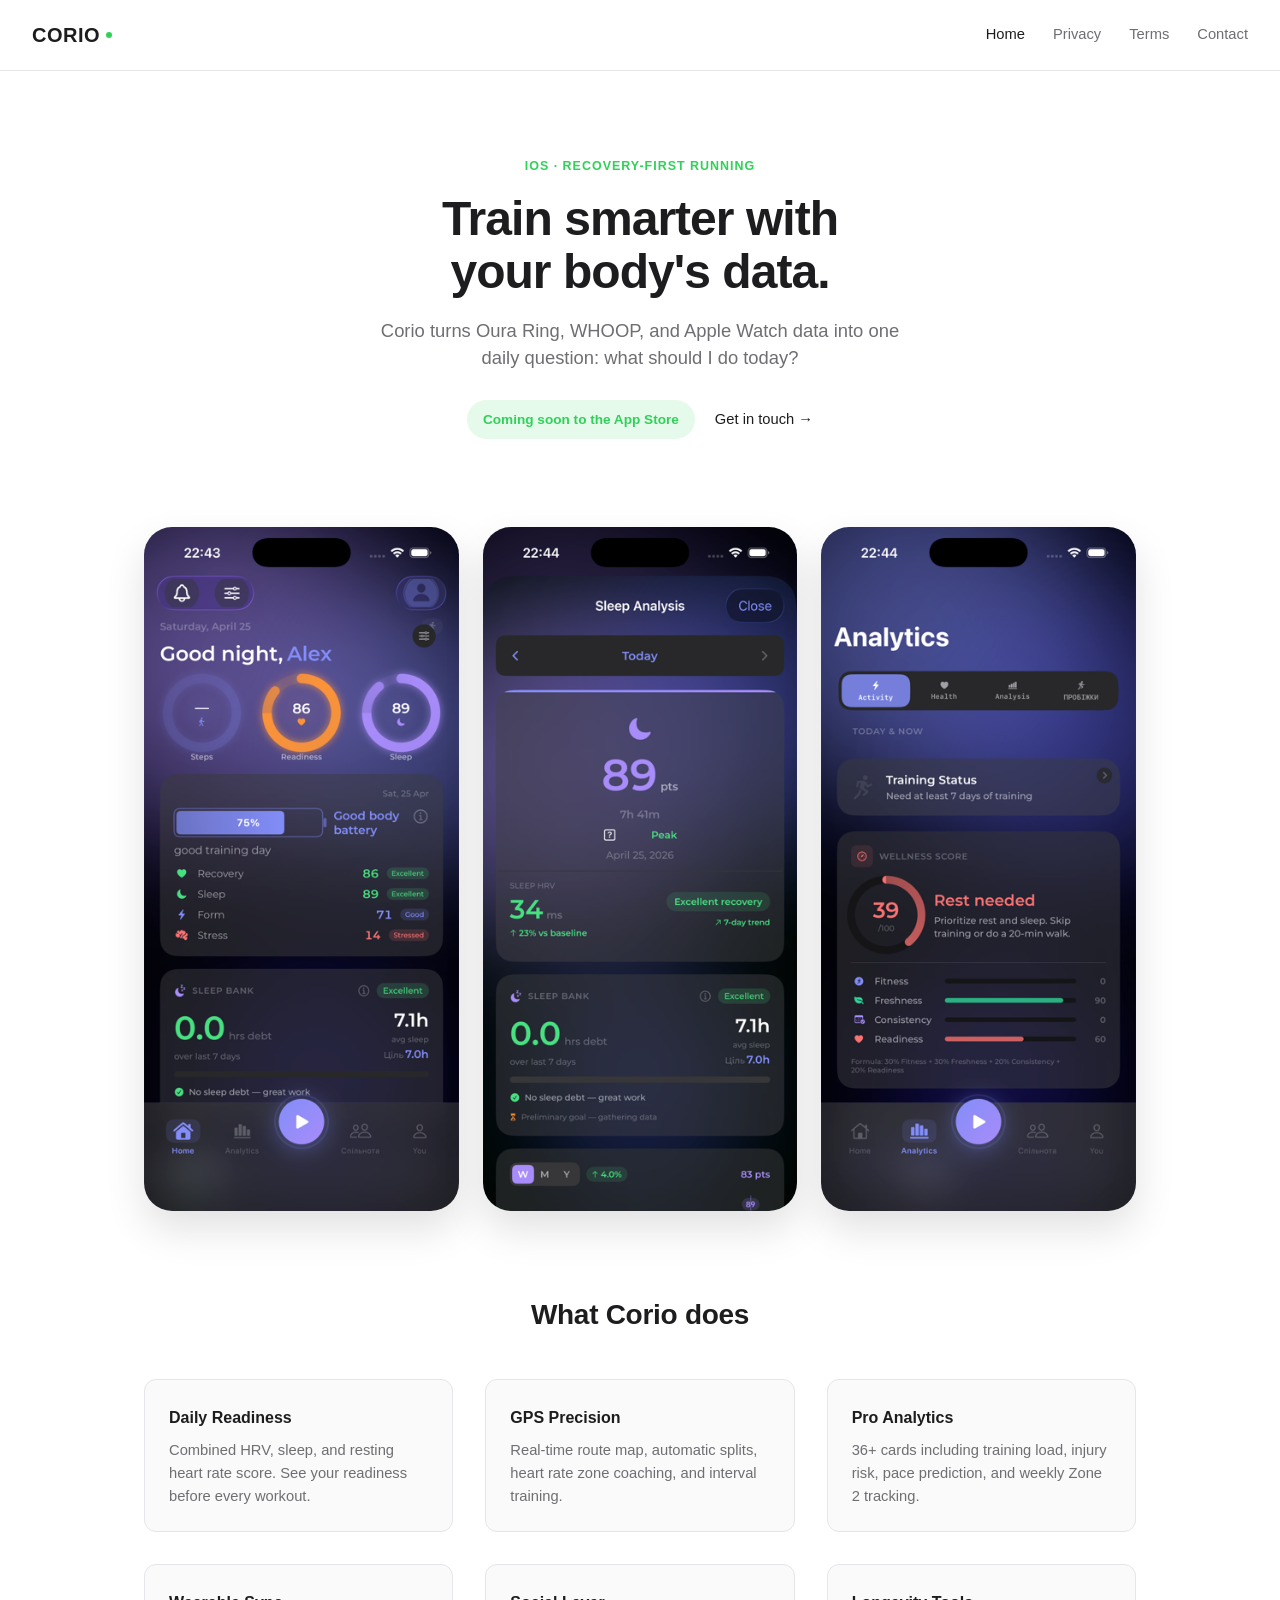
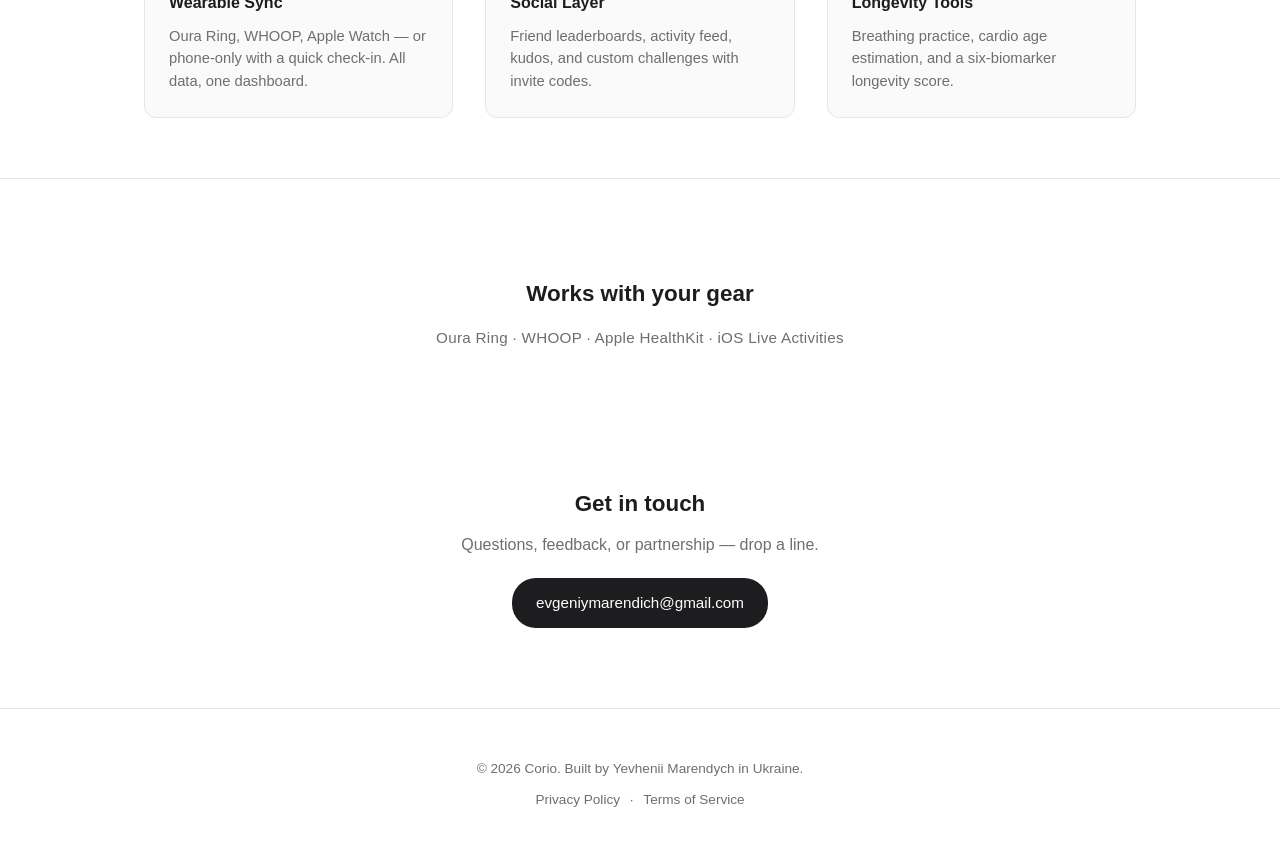
<file: index.html>
<!DOCTYPE html>
<html lang="en">
<head>
  <meta charset="UTF-8" />
  <meta name="viewport" content="width=device-width, initial-scale=1.0" />
  <title>Corio — Recovery-First Running for iOS</title>
  <meta name="description" content="Corio turns Oura Ring, WHOOP, and Apple Watch data into one daily question: what should I do today? Recovery-first running app for iOS." />
  <meta property="og:title" content="Corio — Recovery-First Running for iOS" />
  <meta property="og:description" content="Train smarter with your body's data. Daily readiness, GPS tracking, and pro analytics for runners." />
  <meta property="og:type" content="website" />
  <link rel="stylesheet" href="assets/shared.css" />
  <style>
    /* === Homepage-only styles === */
    .hero {
      max-width: 760px;
      margin: 0 auto;
      padding: 80px 24px 48px;
      text-align: center;
    }
    .hero .eyebrow {
      display: inline-block;
      font-size: 0.78rem;
      font-weight: 600;
      color: var(--primary);
      letter-spacing: 0.08em;
      text-transform: uppercase;
      margin-bottom: 16px;
    }
    .hero h1 {
      font-size: 3rem;
      font-weight: 700;
      line-height: 1.1;
      letter-spacing: -0.02em;
      color: var(--text);
      margin-bottom: 18px;
    }
    .hero .subhead {
      font-size: 1.15rem;
      color: var(--text-secondary);
      max-width: 540px;
      margin: 0 auto 28px;
      line-height: 1.5;
    }
    .cta-row {
      display: flex;
      align-items: center;
      justify-content: center;
      gap: 20px;
      flex-wrap: wrap;
    }
    .coming-soon-pill {
      display: inline-block;
      padding: 8px 16px;
      background: rgba(48, 209, 88, 0.12);
      color: var(--primary);
      border-radius: 24px;
      font-size: 0.85rem;
      font-weight: 600;
    }
    .text-link {
      color: var(--text);
      font-weight: 500;
      font-size: 0.92rem;
      text-decoration: none;
    }
    .text-link:hover { text-decoration: underline; }

    .screenshot-grid {
      display: grid;
      grid-template-columns: repeat(3, 1fr);
      gap: 24px;
      max-width: 1040px;
      margin: 40px auto 80px;
      padding: 0 24px;
    }
    .screenshot-grid img {
      width: 100%;
      border-radius: 28px;
      box-shadow: 0 18px 40px rgba(0, 0, 0, 0.12);
      display: block;
    }

    .features { margin: 80px auto 60px; padding: 0 24px; }
    .features h2 {
      font-size: 1.75rem;
      font-weight: 700;
      text-align: center;
      letter-spacing: -0.01em;
      margin-bottom: 40px;
    }
    .feature-grid {
      display: grid;
      grid-template-columns: repeat(3, 1fr);
      gap: 32px;
    }
    .feature {
      padding: 24px;
      background: var(--bg-soft);
      border: 1px solid var(--border-color);
      border-radius: var(--border-radius-card);
    }
    .feature h3 {
      font-size: 1rem;
      font-weight: 600;
      margin-bottom: 8px;
      color: var(--text);
    }
    .feature p {
      font-size: 0.92rem;
      color: var(--text-secondary);
      line-height: 1.55;
      margin-bottom: 0;
    }

    .integrations {
      text-align: center;
      padding: 60px 24px;
      border-top: 1px solid var(--border-color);
      margin-top: 60px;
    }
    .integrations h2 {
      font-size: 1.4rem;
      font-weight: 700;
      margin-bottom: 12px;
    }
    .logos-row {
      color: var(--text-secondary);
      font-size: 0.95rem;
      letter-spacing: 0.02em;
    }

    .contact {
      text-align: center;
      max-width: 540px;
      margin: 60px auto;
      padding: 0 24px;
    }
    .contact h2 {
      font-size: 1.4rem;
      font-weight: 700;
      margin-bottom: 8px;
    }
    .contact p {
      color: var(--text-secondary);
      margin-bottom: 20px;
    }
    .email-button {
      display: inline-block;
      padding: 12px 24px;
      background: var(--text);
      color: white;
      border-radius: 24px;
      font-weight: 500;
      font-size: 0.95rem;
      text-decoration: none;
      transition: background 0.15s ease;
    }
    .email-button:hover {
      background: var(--primary);
      text-decoration: none;
    }

    /* === Mobile === */
    @media (max-width: 900px) {
      .feature-grid { grid-template-columns: repeat(2, 1fr); }
    }
    @media (max-width: 700px) {
      .hero { padding: 56px 20px 36px; }
      .hero h1 { font-size: 2.1rem; }
      .hero .subhead { font-size: 1rem; }
      .screenshot-grid {
        grid-template-columns: 1fr;
        gap: 28px;
        margin: 24px auto 56px;
      }
      .features { margin: 56px auto 40px; }
      .features h2 { font-size: 1.5rem; }
      .feature-grid { grid-template-columns: 1fr; gap: 16px; }
      .integrations { padding: 40px 20px; margin-top: 40px; }
    }
  </style>
</head>
<body>
  <header class="site-header">
    <a class="logo" href="/">CORIO</a>
    <nav class="site-nav">
      <a href="/" class="active">Home</a>
      <a href="privacy.html">Privacy</a>
      <a href="terms.html">Terms</a>
      <a href="mailto:evgeniymarendich@gmail.com">Contact</a>
    </nav>
  </header>

  <main>
    <section class="hero">
      <span class="eyebrow">iOS · Recovery-First Running</span>
      <h1>Train smarter with<br />your body's data.</h1>
      <p class="subhead">
        Corio turns Oura Ring, WHOOP, and Apple Watch data into one daily question:
        what should I do today?
      </p>
      <div class="cta-row">
        <span class="coming-soon-pill">Coming soon to the App Store</span>
        <a class="text-link" href="mailto:evgeniymarendich@gmail.com">Get in touch →</a>
      </div>
    </section>

    <section class="screenshots">
      <div class="screenshot-grid">
        <img src="assets/screenshot-dashboard.png"
             alt="Corio dashboard with daily readiness, sleep, and steps rings" />
        <img src="assets/screenshot-readiness.png"
             alt="Sleep analysis with HRV trend, sleep score, and recovery quality" />
        <img src="assets/screenshot-run.png"
             alt="Analytics overview with wellness score, training status, and recovery metrics" />
      </div>
    </section>

    <section class="features container--wide">
      <h2>What Corio does</h2>
      <div class="feature-grid">
        <div class="feature">
          <h3>Daily Readiness</h3>
          <p>Combined HRV, sleep, and resting heart rate score. See your readiness before every workout.</p>
        </div>
        <div class="feature">
          <h3>GPS Precision</h3>
          <p>Real-time route map, automatic splits, heart rate zone coaching, and interval training.</p>
        </div>
        <div class="feature">
          <h3>Pro Analytics</h3>
          <p>36+ cards including training load, injury risk, pace prediction, and weekly Zone 2 tracking.</p>
        </div>
        <div class="feature">
          <h3>Wearable Sync</h3>
          <p>Oura Ring, WHOOP, Apple Watch — or phone-only with a quick check-in. All data, one dashboard.</p>
        </div>
        <div class="feature">
          <h3>Social Layer</h3>
          <p>Friend leaderboards, activity feed, kudos, and custom challenges with invite codes.</p>
        </div>
        <div class="feature">
          <h3>Longevity Tools</h3>
          <p>Breathing practice, cardio age estimation, and a six-biomarker longevity score.</p>
        </div>
      </div>
    </section>

    <section class="integrations">
      <h2>Works with your gear</h2>
      <p class="logos-row">Oura Ring · WHOOP · Apple HealthKit · iOS Live Activities</p>
    </section>

    <section class="contact">
      <h2>Get in touch</h2>
      <p>Questions, feedback, or partnership — drop a line.</p>
      <a href="mailto:evgeniymarendich@gmail.com" class="email-button">
        evgeniymarendich@gmail.com
      </a>
    </section>
  </main>

  <footer class="site-footer">
    <p>&copy; 2026 Corio. Built by Yevhenii Marendych in Ukraine.</p>
    <p>
      <a href="privacy.html">Privacy Policy</a> ·
      <a href="terms.html">Terms of Service</a>
    </p>
  </footer>
</body>
</html>
</file>
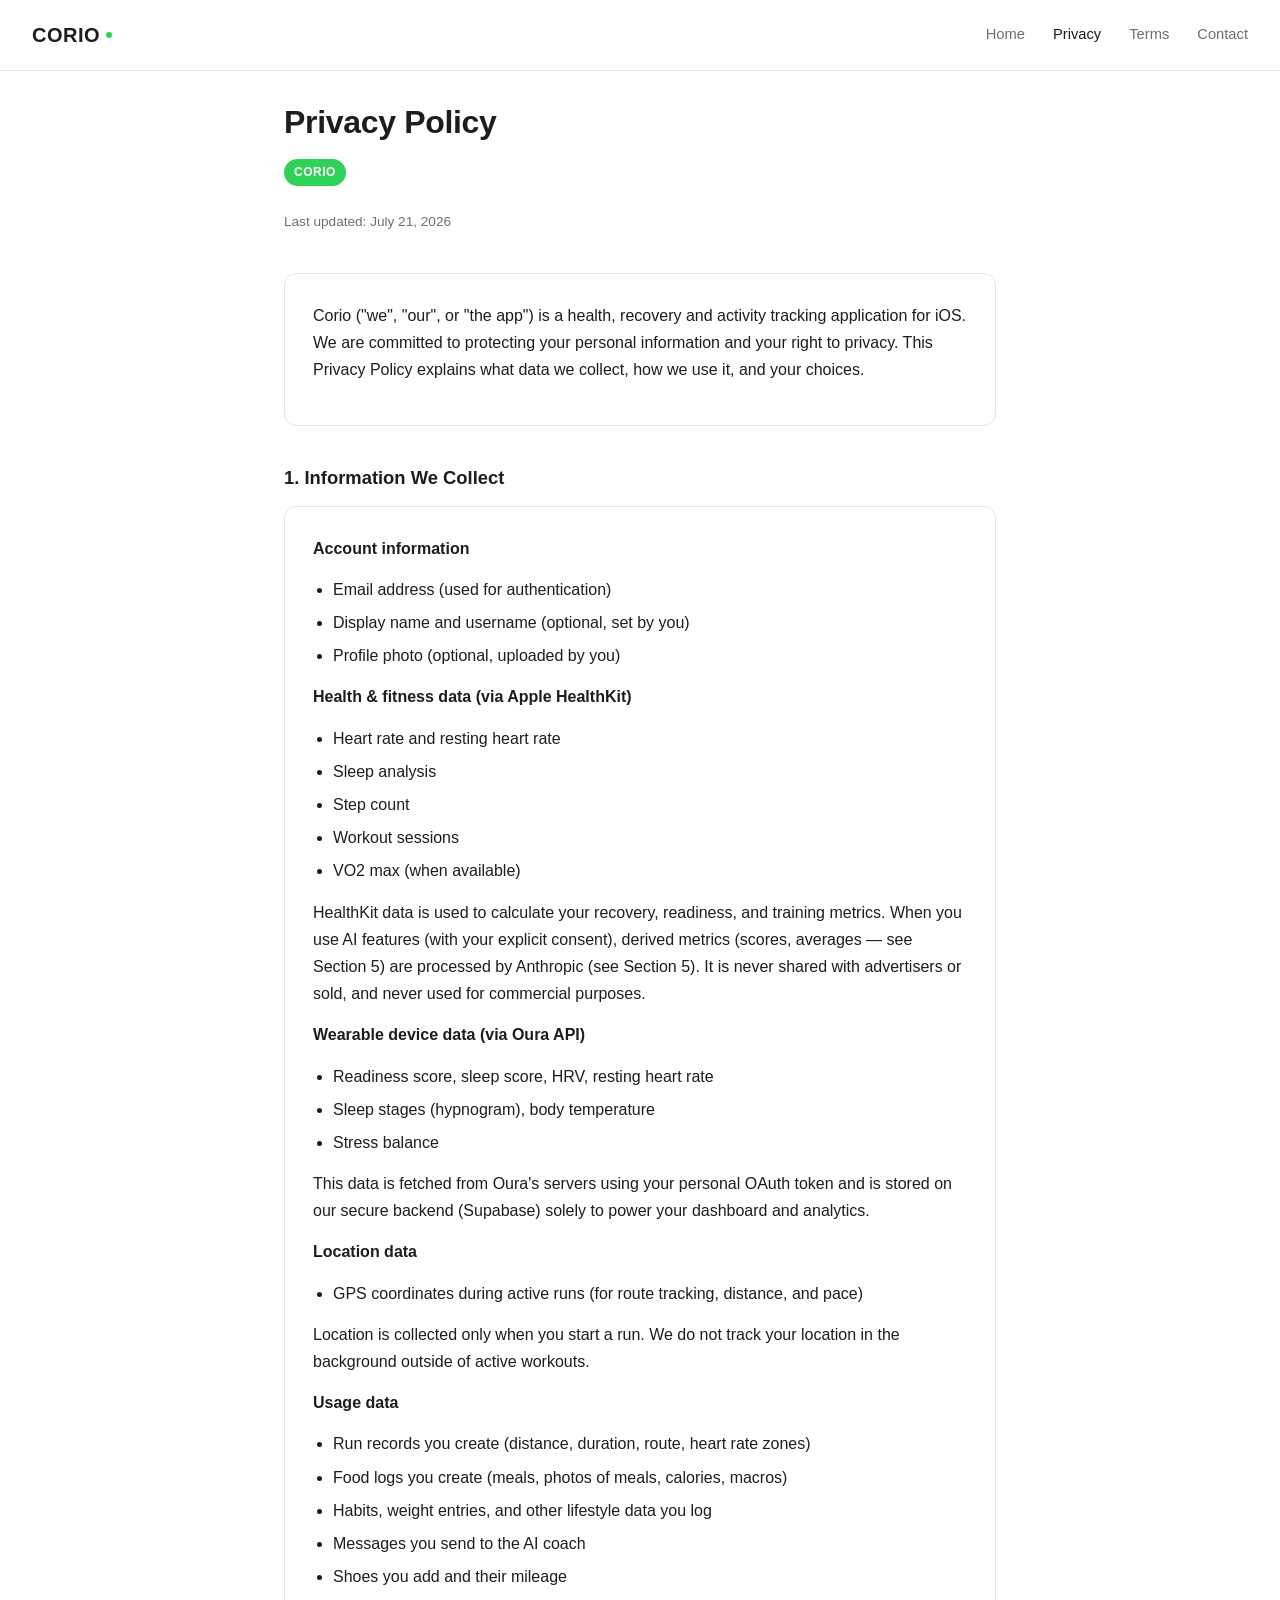
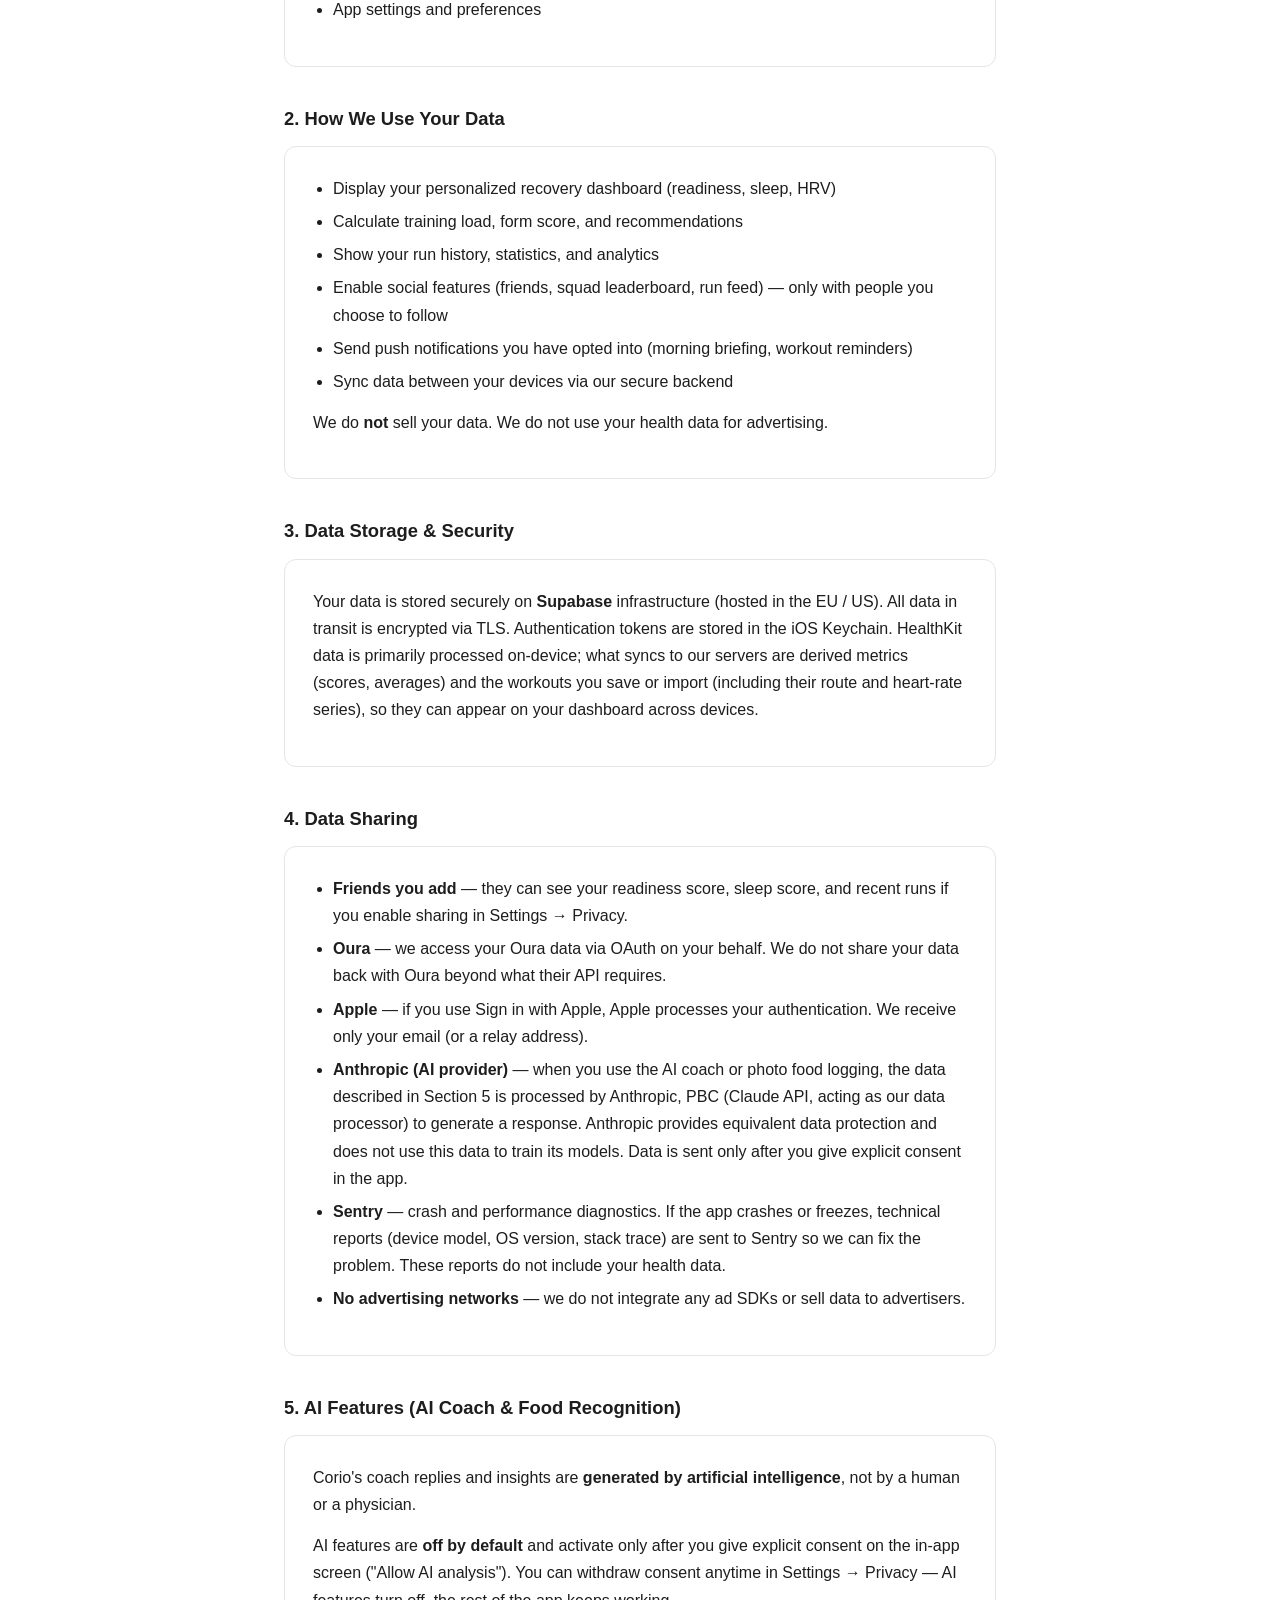
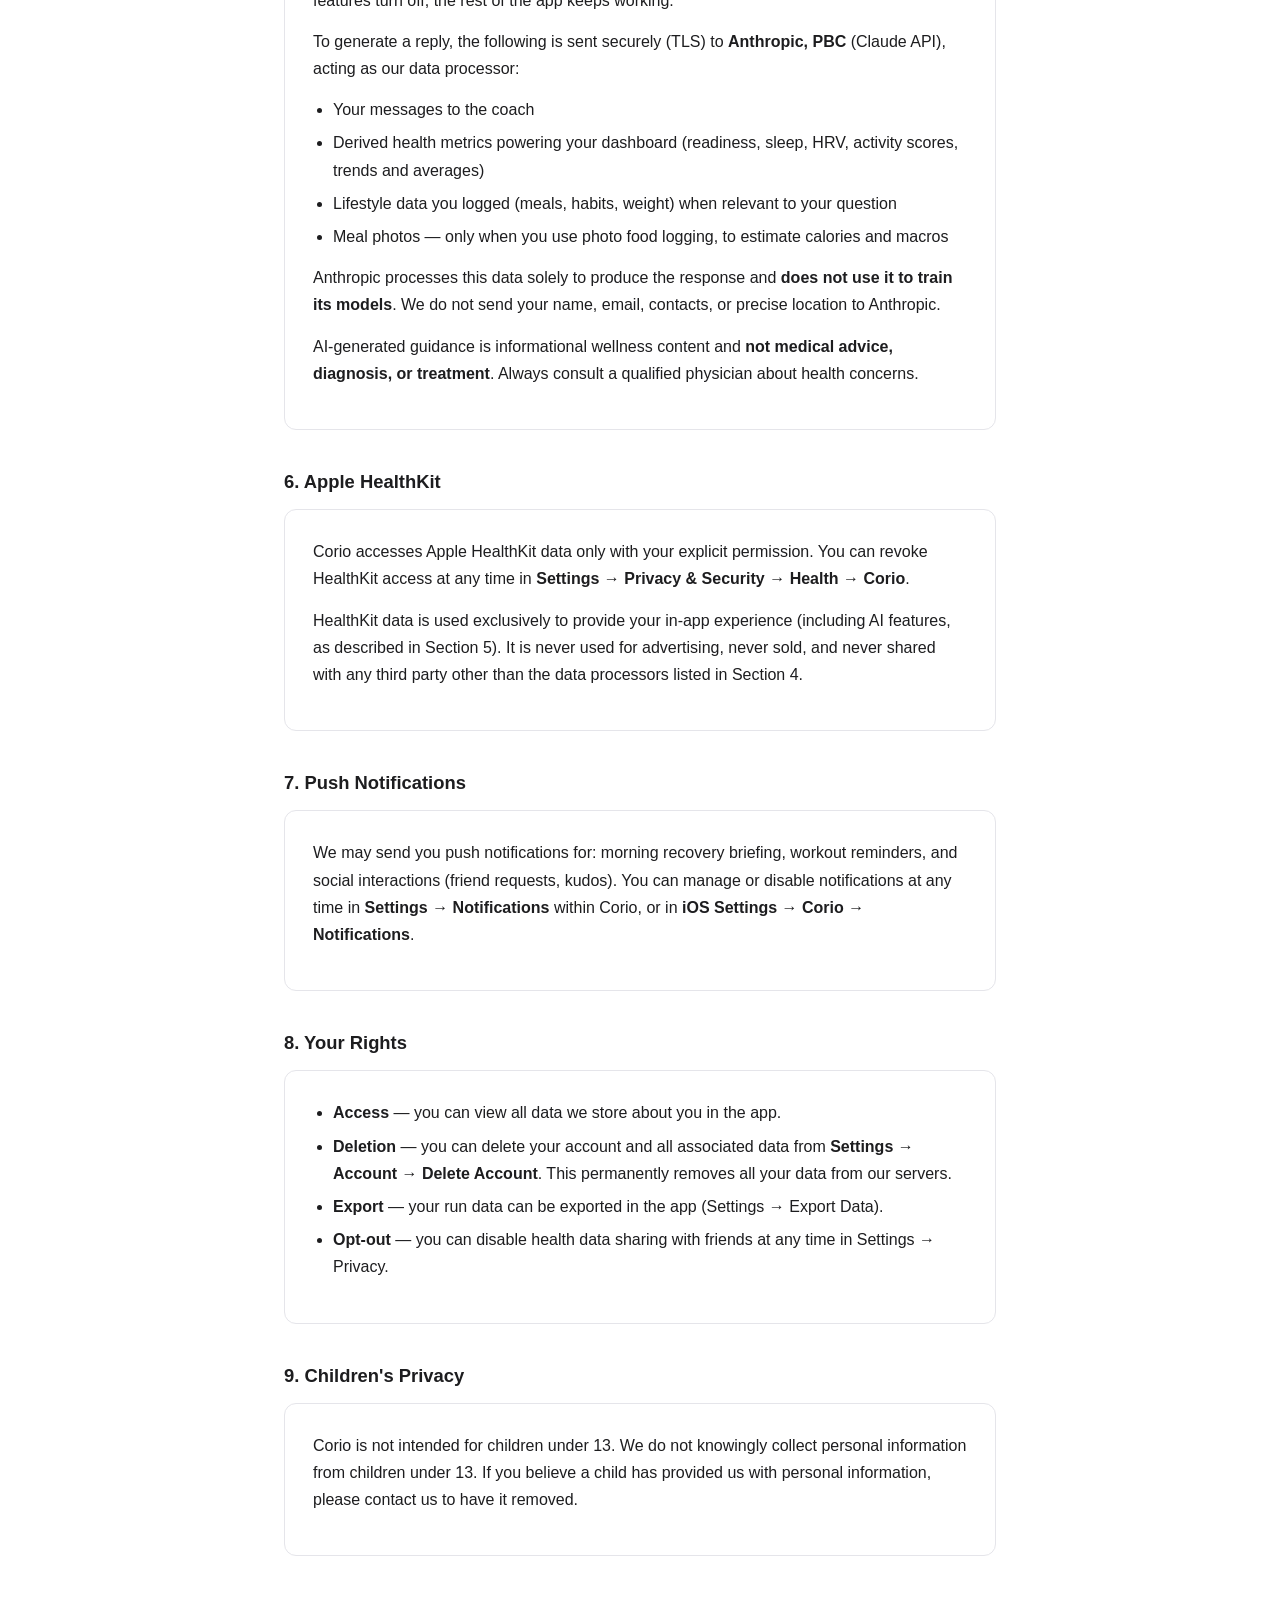
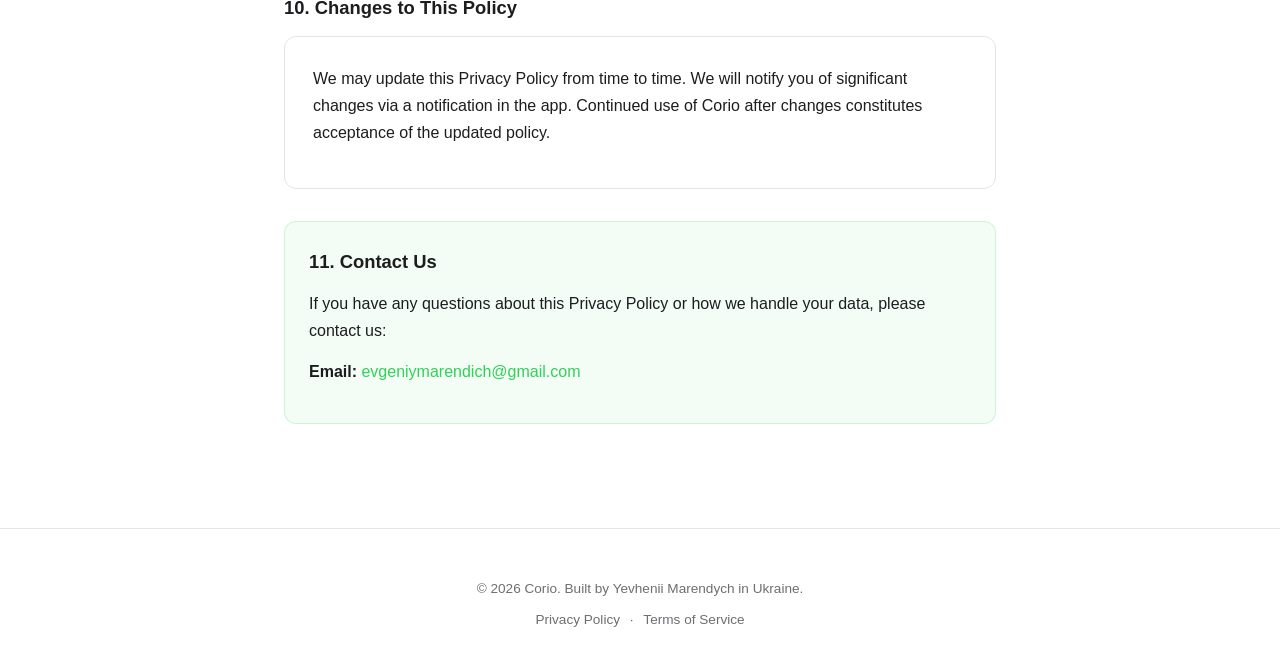
<file: privacy.html>
<!DOCTYPE html>
<html lang="en">
<head>
  <meta charset="UTF-8" />
  <meta name="viewport" content="width=device-width, initial-scale=1.0" />
  <title>Corio — Privacy Policy</title>
  <meta name="description" content="Privacy Policy for Corio, an iOS health, recovery and activity tracking app." />
  <link rel="stylesheet" href="assets/shared.css" />
</head>
<body>
  <header class="site-header">
    <a class="logo" href="/">CORIO</a>
    <nav class="site-nav">
      <a href="/">Home</a>
      <a href="privacy.html" class="active">Privacy</a>
      <a href="terms.html">Terms</a>
      <a href="mailto:evgeniymarendich@gmail.com">Contact</a>
    </nav>
  </header>

  <main class="container">
    <h1>Privacy Policy</h1>
    <div class="app-badge">CORIO</div>
    <p class="updated">Last updated: July 21, 2026</p>

    <div class="card">
      <p>
        Corio ("we", "our", or "the app") is a health, recovery and activity tracking application for iOS.
        We are committed to protecting your personal information and your right to privacy.
        This Privacy Policy explains what data we collect, how we use it, and your choices.
      </p>
    </div>

    <h2>1. Information We Collect</h2>
    <div class="card">
      <p><strong>Account information</strong></p>
      <ul>
        <li>Email address (used for authentication)</li>
        <li>Display name and username (optional, set by you)</li>
        <li>Profile photo (optional, uploaded by you)</li>
      </ul>

      <p><strong>Health &amp; fitness data (via Apple HealthKit)</strong></p>
      <ul>
        <li>Heart rate and resting heart rate</li>
        <li>Sleep analysis</li>
        <li>Step count</li>
        <li>Workout sessions</li>
        <li>VO2 max (when available)</li>
      </ul>
      <p>HealthKit data is used to calculate your recovery, readiness, and training metrics. When you use AI features (with your explicit consent), derived metrics (scores, averages — see Section 5) are processed by Anthropic (see Section 5). It is never shared with advertisers or sold, and never used for commercial purposes.</p>

      <p><strong>Wearable device data (via Oura API)</strong></p>
      <ul>
        <li>Readiness score, sleep score, HRV, resting heart rate</li>
        <li>Sleep stages (hypnogram), body temperature</li>
        <li>Stress balance</li>
      </ul>
      <p>This data is fetched from Oura's servers using your personal OAuth token and is stored on our secure backend (Supabase) solely to power your dashboard and analytics.</p>

      <p><strong>Location data</strong></p>
      <ul>
        <li>GPS coordinates during active runs (for route tracking, distance, and pace)</li>
      </ul>
      <p>Location is collected only when you start a run. We do not track your location in the background outside of active workouts.</p>

      <p><strong>Usage data</strong></p>
      <ul>
        <li>Run records you create (distance, duration, route, heart rate zones)</li>
        <li>Food logs you create (meals, photos of meals, calories, macros)</li>
        <li>Habits, weight entries, and other lifestyle data you log</li>
        <li>Messages you send to the AI coach</li>
        <li>Shoes you add and their mileage</li>
        <li>App settings and preferences</li>
      </ul>
    </div>

    <h2>2. How We Use Your Data</h2>
    <div class="card">
      <ul>
        <li>Display your personalized recovery dashboard (readiness, sleep, HRV)</li>
        <li>Calculate training load, form score, and recommendations</li>
        <li>Show your run history, statistics, and analytics</li>
        <li>Enable social features (friends, squad leaderboard, run feed) — only with people you choose to follow</li>
        <li>Send push notifications you have opted into (morning briefing, workout reminders)</li>
        <li>Sync data between your devices via our secure backend</li>
      </ul>
      <p>We do <strong>not</strong> sell your data. We do not use your health data for advertising.</p>
    </div>

    <h2>3. Data Storage &amp; Security</h2>
    <div class="card">
      <p>
        Your data is stored securely on <strong>Supabase</strong> infrastructure (hosted in the EU / US).
        All data in transit is encrypted via TLS. Authentication tokens are stored in the iOS Keychain.
        HealthKit data is primarily processed on-device; what syncs to our servers are derived
        metrics (scores, averages) and the workouts you save or import (including their route and
        heart-rate series), so they can appear on your dashboard across devices.
      </p>
    </div>

    <h2>4. Data Sharing</h2>
    <div class="card">
      <ul>
        <li><strong>Friends you add</strong> — they can see your readiness score, sleep score, and recent runs if you enable sharing in Settings → Privacy.</li>
        <li><strong>Oura</strong> — we access your Oura data via OAuth on your behalf. We do not share your data back with Oura beyond what their API requires.</li>
        <li><strong>Apple</strong> — if you use Sign in with Apple, Apple processes your authentication. We receive only your email (or a relay address).</li>
        <li><strong>Anthropic (AI provider)</strong> — when you use the AI coach or photo food logging, the data described in Section 5 is processed by Anthropic, PBC (Claude API, acting as our data processor) to generate a response. Anthropic provides equivalent data protection and does not use this data to train its models. Data is sent only after you give explicit consent in the app.</li>
        <li><strong>Sentry</strong> — crash and performance diagnostics. If the app crashes or freezes, technical reports (device model, OS version, stack trace) are sent to Sentry so we can fix the problem. These reports do not include your health data.</li>
        <li><strong>No advertising networks</strong> — we do not integrate any ad SDKs or sell data to advertisers.</li>
      </ul>
    </div>

    <h2>5. AI Features (AI Coach &amp; Food Recognition)</h2>
    <div class="card">
      <p>
        Corio's coach replies and insights are <strong>generated by artificial intelligence</strong>,
        not by a human or a physician.
      </p>
      <p>AI features are <strong>off by default</strong> and activate only after you give explicit consent on the in-app screen ("Allow AI analysis"). You can withdraw consent anytime in Settings → Privacy — AI features turn off, the rest of the app keeps working.</p>
      <p>To generate a reply, the following is sent securely (TLS) to <strong>Anthropic, PBC</strong> (Claude API), acting as our data processor:</p>
      <ul>
        <li>Your messages to the coach</li>
        <li>Derived health metrics powering your dashboard (readiness, sleep, HRV, activity scores, trends and averages)</li>
        <li>Lifestyle data you logged (meals, habits, weight) when relevant to your question</li>
        <li>Meal photos — only when you use photo food logging, to estimate calories and macros</li>
      </ul>
      <p>
        Anthropic processes this data solely to produce the response and
        <strong>does not use it to train its models</strong>. We do not send your name, email,
        contacts, or precise location to Anthropic.
      </p>
      <p>
        AI-generated guidance is informational wellness content and <strong>not medical advice,
        diagnosis, or treatment</strong>. Always consult a qualified physician about health concerns.
      </p>
    </div>

    <h2>6. Apple HealthKit</h2>
    <div class="card">
      <p>
        Corio accesses Apple HealthKit data only with your explicit permission.
        You can revoke HealthKit access at any time in <strong>Settings → Privacy &amp; Security → Health → Corio</strong>.
      </p>
      <p>
        HealthKit data is used exclusively to provide your in-app experience (including AI features,
        as described in Section 5). It is never used for advertising, never sold, and never shared
        with any third party other than the data processors listed in Section 4.
      </p>
    </div>

    <h2>7. Push Notifications</h2>
    <div class="card">
      <p>
        We may send you push notifications for: morning recovery briefing, workout reminders,
        and social interactions (friend requests, kudos). You can manage or disable notifications
        at any time in <strong>Settings → Notifications</strong> within Corio, or in <strong>iOS Settings → Corio → Notifications</strong>.
      </p>
    </div>

    <h2>8. Your Rights</h2>
    <div class="card">
      <ul>
        <li><strong>Access</strong> — you can view all data we store about you in the app.</li>
        <li><strong>Deletion</strong> — you can delete your account and all associated data from <strong>Settings → Account → Delete Account</strong>. This permanently removes all your data from our servers.</li>
        <li><strong>Export</strong> — your run data can be exported in the app (Settings → Export Data).</li>
        <li><strong>Opt-out</strong> — you can disable health data sharing with friends at any time in Settings → Privacy.</li>
      </ul>
    </div>

    <h2>9. Children's Privacy</h2>
    <div class="card">
      <p>
        Corio is not intended for children under 13. We do not knowingly collect personal
        information from children under 13. If you believe a child has provided us with personal
        information, please contact us to have it removed.
      </p>
    </div>

    <h2>10. Changes to This Policy</h2>
    <div class="card">
      <p>
        We may update this Privacy Policy from time to time. We will notify you of significant
        changes via a notification in the app. Continued use of Corio after changes constitutes
        acceptance of the updated policy.
      </p>
    </div>

    <div class="contact-box">
      <h2 style="margin-top:0">11. Contact Us</h2>
      <p>
        If you have any questions about this Privacy Policy or how we handle your data, please contact us:
      </p>
      <p>
        <strong>Email:</strong> <a href="mailto:evgeniymarendich@gmail.com">evgeniymarendich@gmail.com</a>
      </p>
    </div>

  </main>

  <footer class="site-footer">
    <p>&copy; 2026 Corio. Built by Yevhenii Marendych in Ukraine.</p>
    <p>
      <a href="privacy.html">Privacy Policy</a> ·
      <a href="terms.html">Terms of Service</a>
    </p>
  </footer>
</body>
</html>
</file>
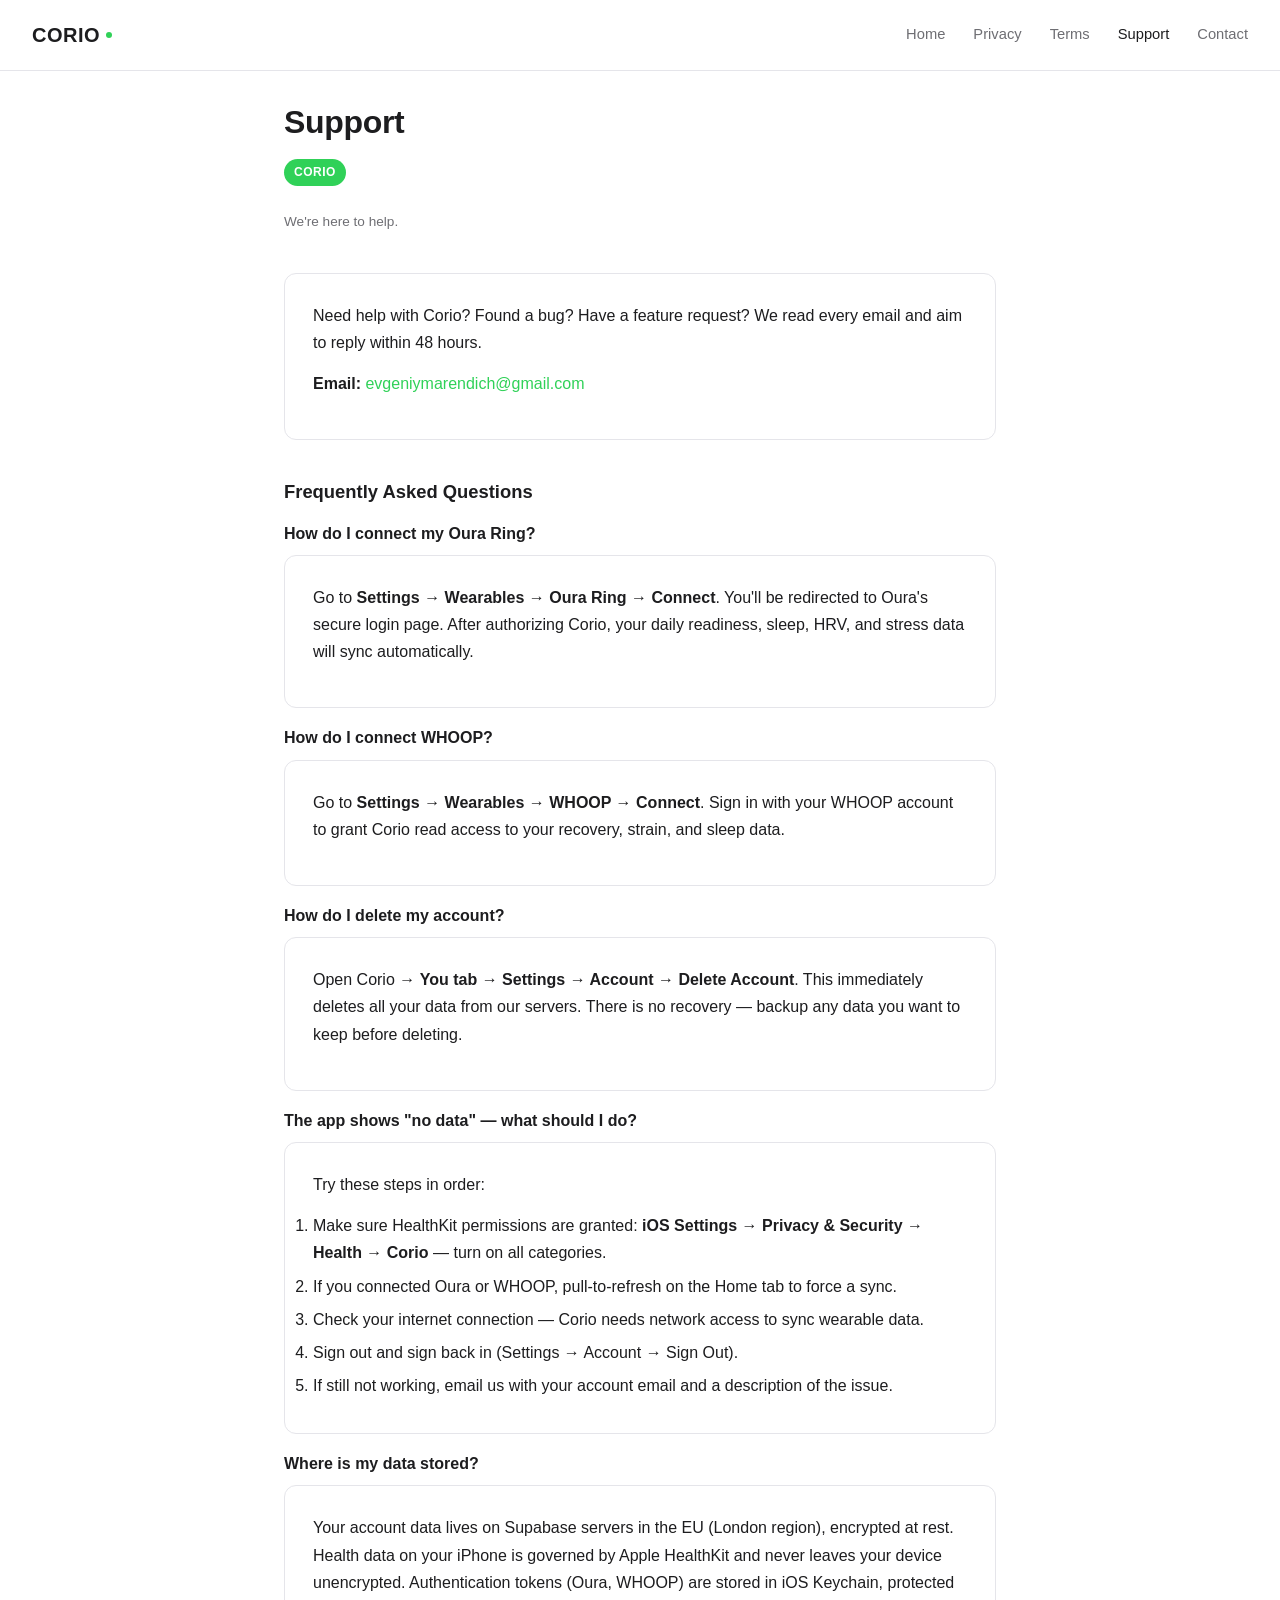
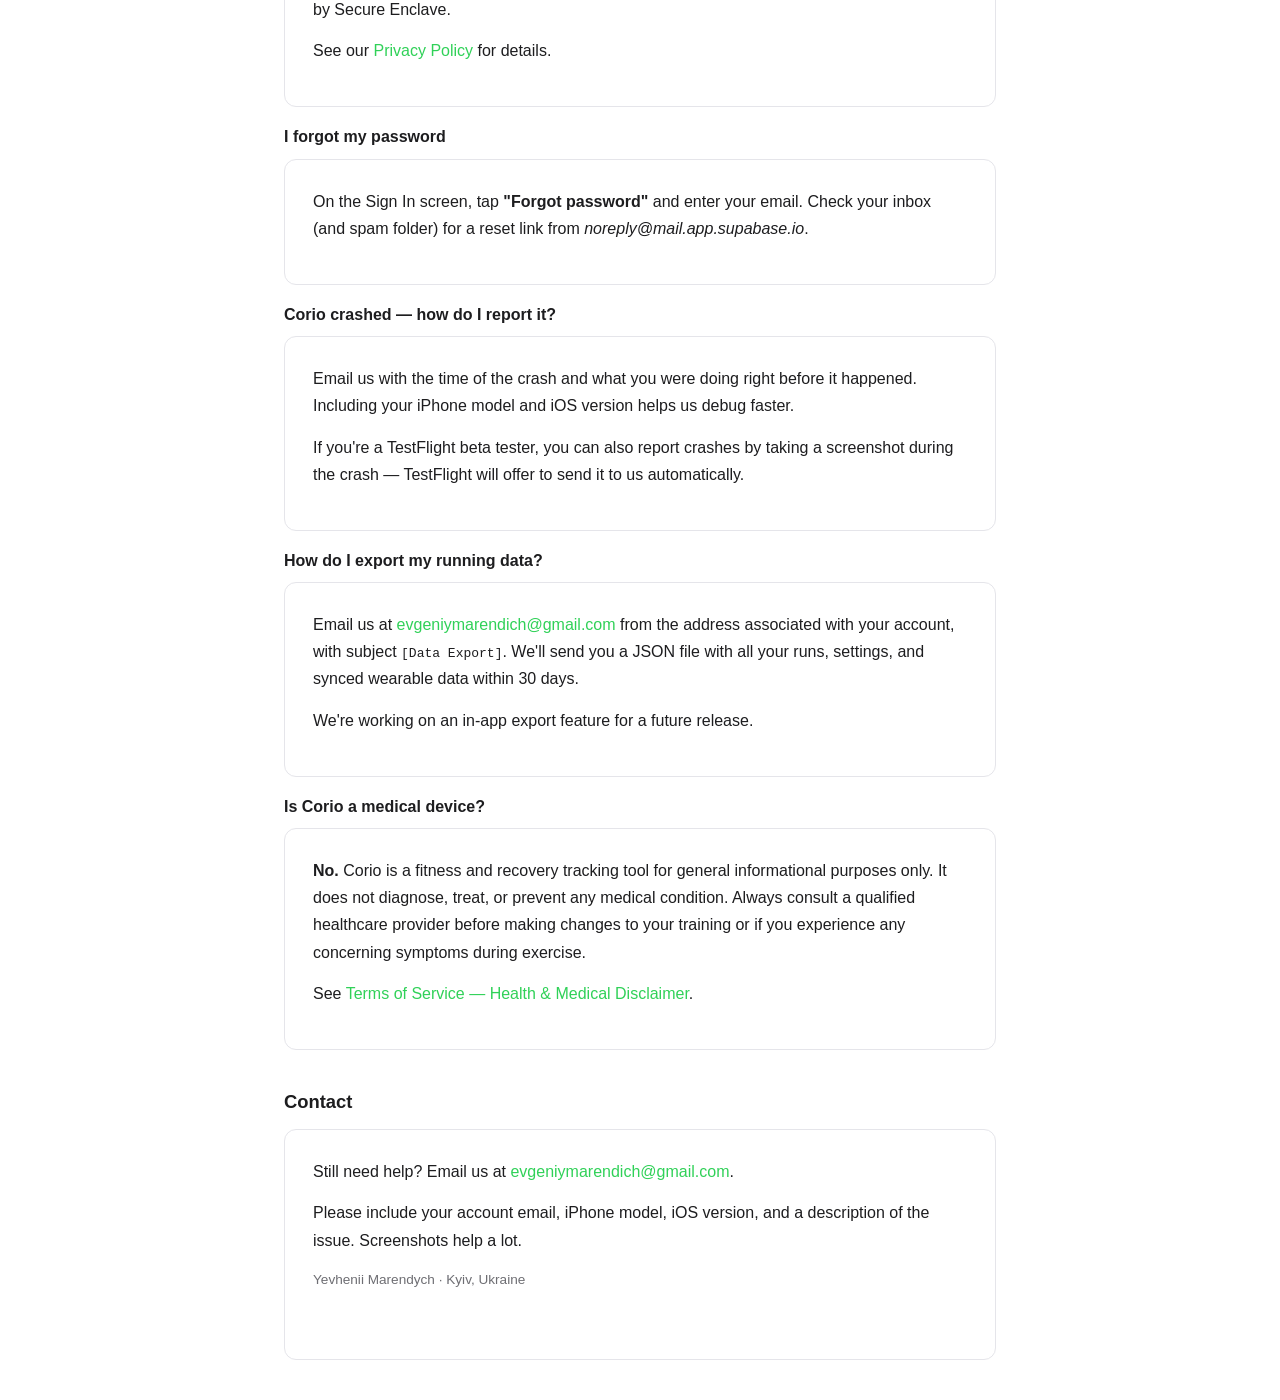
<file: support.html>
<!DOCTYPE html>
<html lang="en">
<head>
  <meta charset="UTF-8" />
  <meta name="viewport" content="width=device-width, initial-scale=1.0" />
  <title>Corio — Support</title>
  <meta name="description" content="Support and FAQ for Corio, an iOS running and recovery tracking app." />
  <link rel="stylesheet" href="assets/shared.css" />
</head>
<body>
  <header class="site-header">
    <a class="logo" href="/">CORIO</a>
    <nav class="site-nav">
      <a href="/">Home</a>
      <a href="privacy.html">Privacy</a>
      <a href="terms.html">Terms</a>
      <a href="support.html" class="active">Support</a>
      <a href="mailto:evgeniymarendich@gmail.com">Contact</a>
    </nav>
  </header>

  <main class="container">
    <h1>Support</h1>
    <div class="app-badge">CORIO</div>
    <p class="updated">We're here to help.</p>

    <div class="card">
      <p>
        Need help with Corio? Found a bug? Have a feature request?
        We read every email and aim to reply within 48 hours.
      </p>
      <p>
        <strong>Email:</strong> <a href="mailto:evgeniymarendich@gmail.com">evgeniymarendich@gmail.com</a>
      </p>
    </div>

    <h2>Frequently Asked Questions</h2>

    <h3>How do I connect my Oura Ring?</h3>
    <div class="card">
      <p>
        Go to <strong>Settings → Wearables → Oura Ring → Connect</strong>.
        You'll be redirected to Oura's secure login page.
        After authorizing Corio, your daily readiness, sleep, HRV, and stress data will sync automatically.
      </p>
    </div>

    <h3>How do I connect WHOOP?</h3>
    <div class="card">
      <p>
        Go to <strong>Settings → Wearables → WHOOP → Connect</strong>.
        Sign in with your WHOOP account to grant Corio read access to your recovery, strain, and sleep data.
      </p>
    </div>

    <h3>How do I delete my account?</h3>
    <div class="card">
      <p>
        Open Corio → <strong>You tab → Settings → Account → Delete Account</strong>.
        This immediately deletes all your data from our servers.
        There is no recovery — backup any data you want to keep before deleting.
      </p>
    </div>

    <h3>The app shows "no data" — what should I do?</h3>
    <div class="card">
      <p>Try these steps in order:</p>
      <ol>
        <li>
          Make sure HealthKit permissions are granted:
          <strong>iOS Settings → Privacy &amp; Security → Health → Corio</strong> — turn on all categories.
        </li>
        <li>
          If you connected Oura or WHOOP, pull-to-refresh on the Home tab to force a sync.
        </li>
        <li>
          Check your internet connection — Corio needs network access to sync wearable data.
        </li>
        <li>
          Sign out and sign back in (Settings → Account → Sign Out).
        </li>
        <li>
          If still not working, email us with your account email and a description of the issue.
        </li>
      </ol>
    </div>

    <h3>Where is my data stored?</h3>
    <div class="card">
      <p>
        Your account data lives on Supabase servers in the EU (London region), encrypted at rest.
        Health data on your iPhone is governed by Apple HealthKit and never leaves your device unencrypted.
        Authentication tokens (Oura, WHOOP) are stored in iOS Keychain, protected by Secure Enclave.
      </p>
      <p>
        See our <a href="privacy.html">Privacy Policy</a> for details.
      </p>
    </div>

    <h3>I forgot my password</h3>
    <div class="card">
      <p>
        On the Sign In screen, tap <strong>"Forgot password"</strong> and enter your email.
        Check your inbox (and spam folder) for a reset link from <em>noreply@mail.app.supabase.io</em>.
      </p>
    </div>

    <h3>Corio crashed — how do I report it?</h3>
    <div class="card">
      <p>
        Email us with the time of the crash and what you were doing right before it happened.
        Including your iPhone model and iOS version helps us debug faster.
      </p>
      <p>
        If you're a TestFlight beta tester, you can also report crashes by taking a screenshot during the crash —
        TestFlight will offer to send it to us automatically.
      </p>
    </div>

    <h3>How do I export my running data?</h3>
    <div class="card">
      <p>
        Email us at <a href="mailto:evgeniymarendich@gmail.com">evgeniymarendich@gmail.com</a> from
        the address associated with your account, with subject <code>[Data Export]</code>.
        We'll send you a JSON file with all your runs, settings, and synced wearable data within 30 days.
      </p>
      <p>
        We're working on an in-app export feature for a future release.
      </p>
    </div>

    <h3>Is Corio a medical device?</h3>
    <div class="card">
      <p>
        <strong>No.</strong> Corio is a fitness and recovery tracking tool for general informational purposes only.
        It does not diagnose, treat, or prevent any medical condition.
        Always consult a qualified healthcare provider before making changes to your training or
        if you experience any concerning symptoms during exercise.
      </p>
      <p>
        See <a href="terms.html#medical">Terms of Service — Health &amp; Medical Disclaimer</a>.
      </p>
    </div>

    <h2>Contact</h2>
    <div class="card">
      <p>
        Still need help? Email us at
        <a href="mailto:evgeniymarendich@gmail.com">evgeniymarendich@gmail.com</a>.
      </p>
      <p>
        Please include your account email, iPhone model, iOS version, and a description of the issue.
        Screenshots help a lot.
      </p>
      <p class="updated">Yevhenii Marendych · Kyiv, Ukraine</p>
    </div>
  </main>
</body>
</html>
</file>
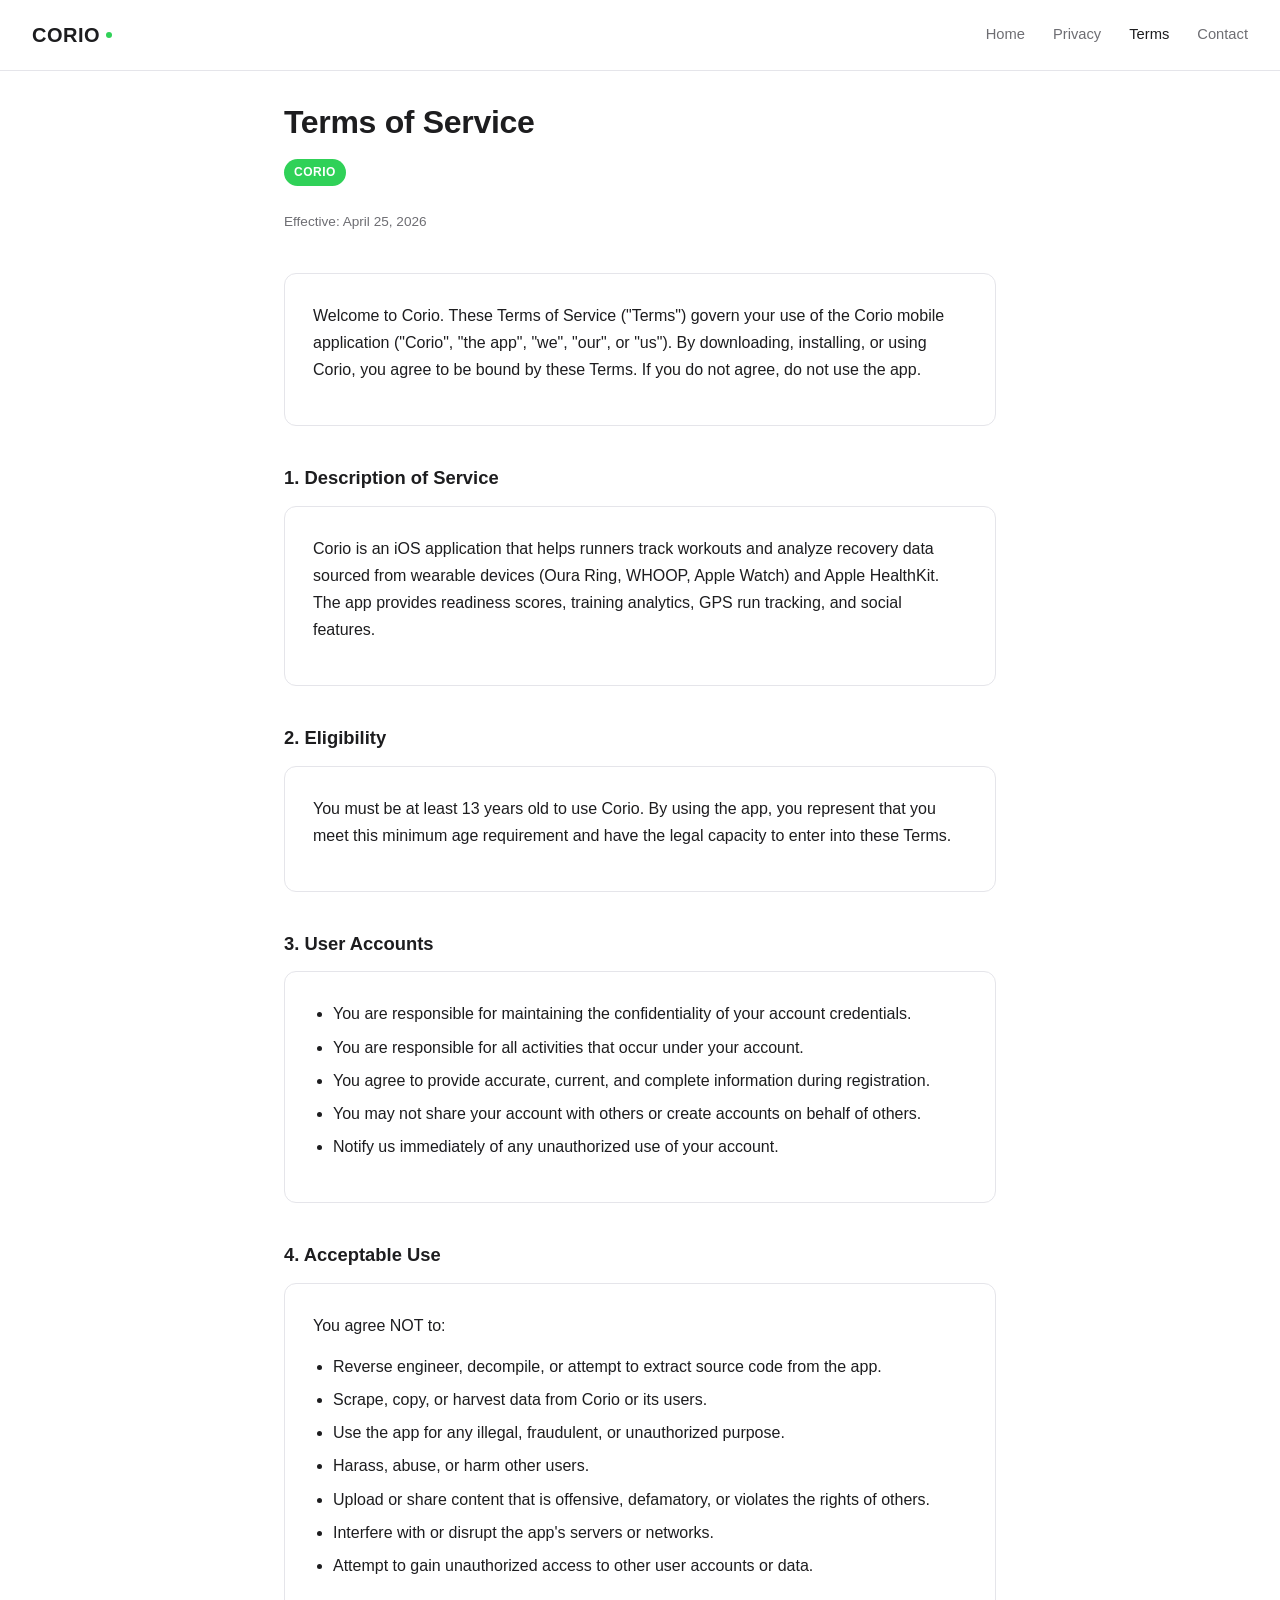
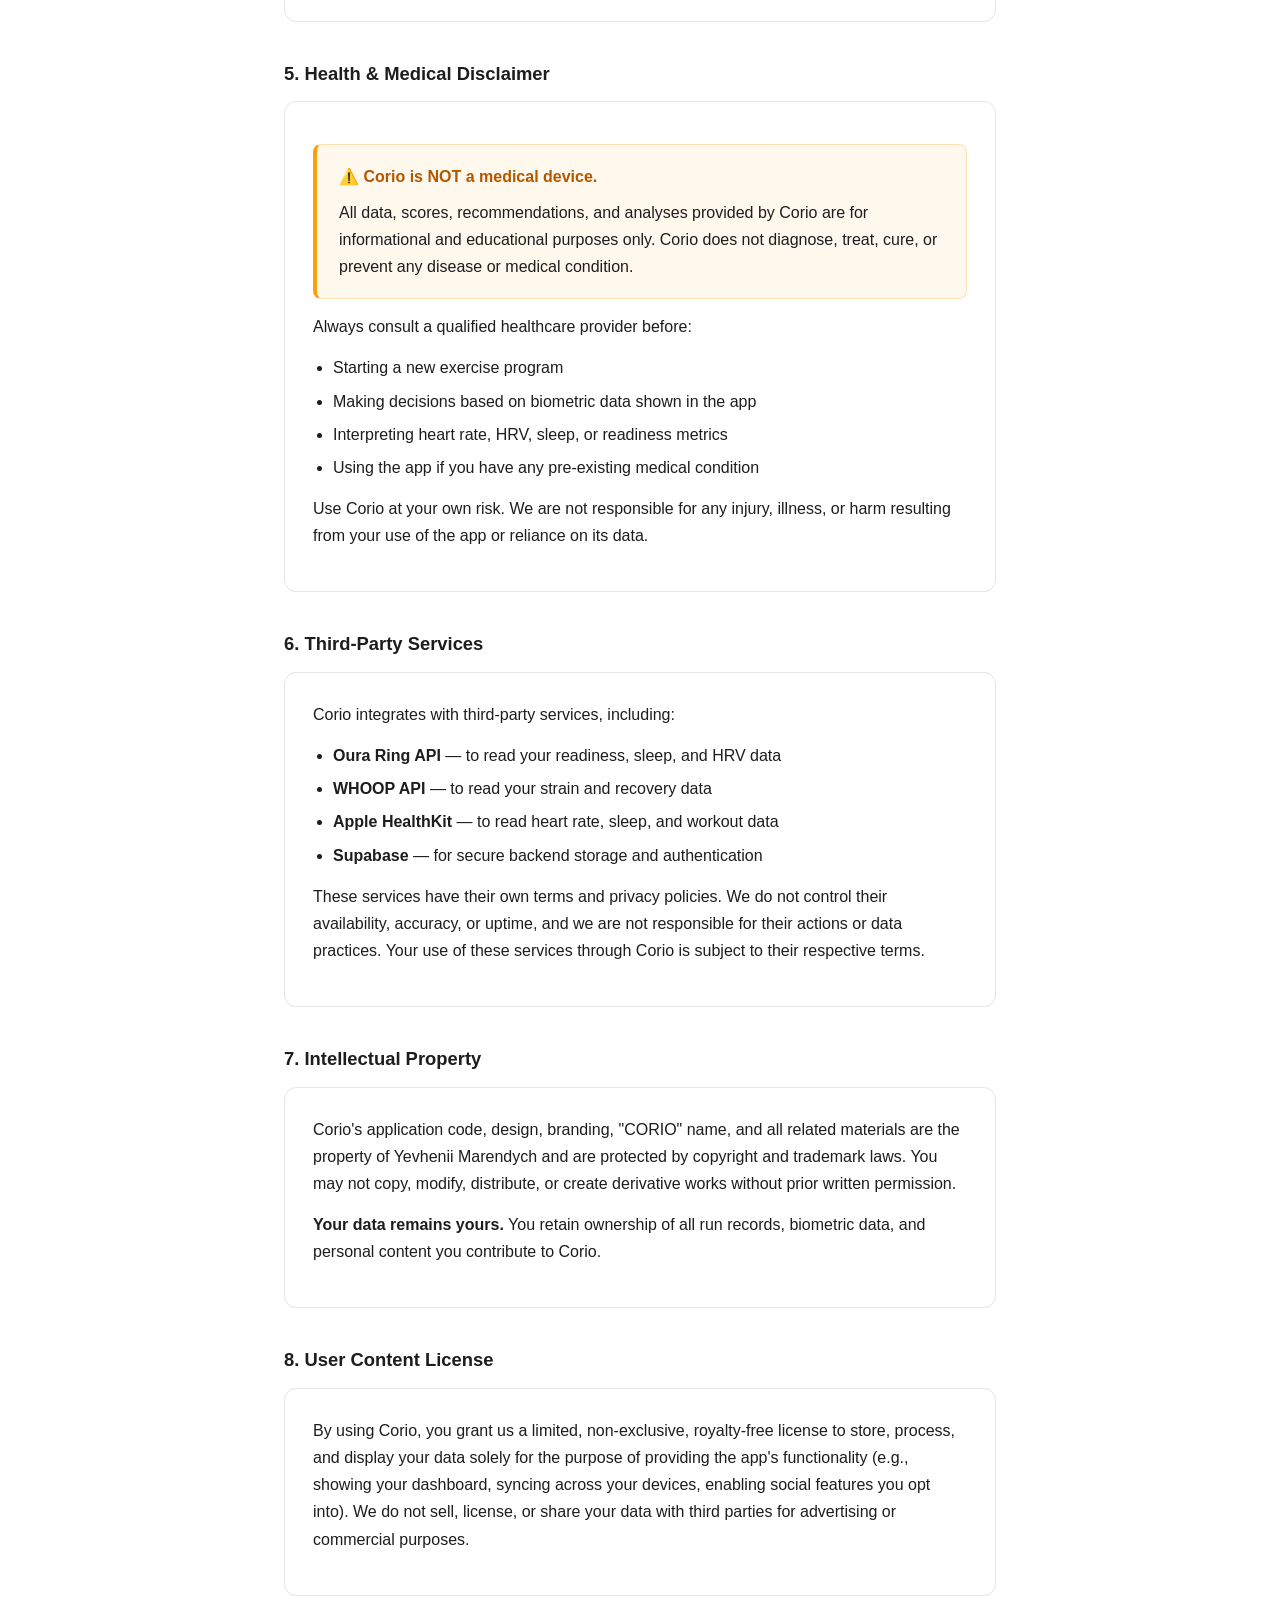
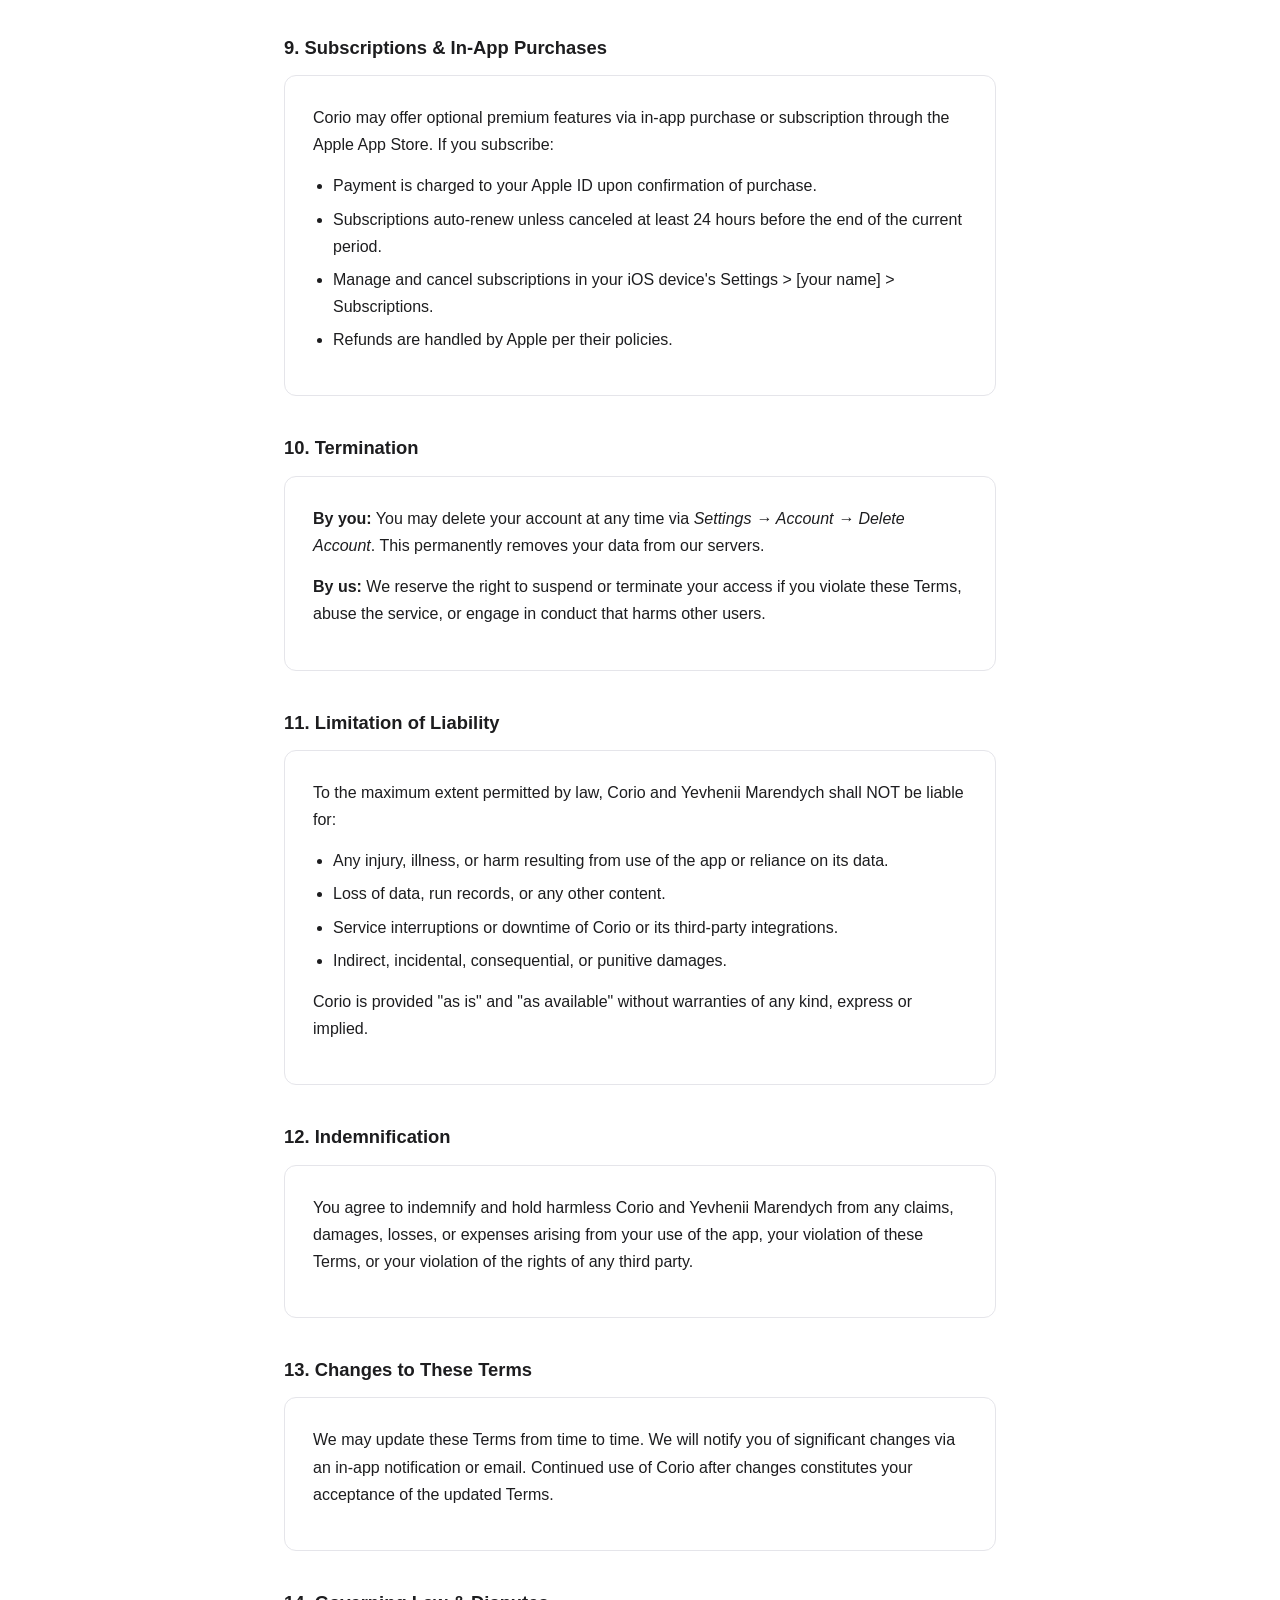
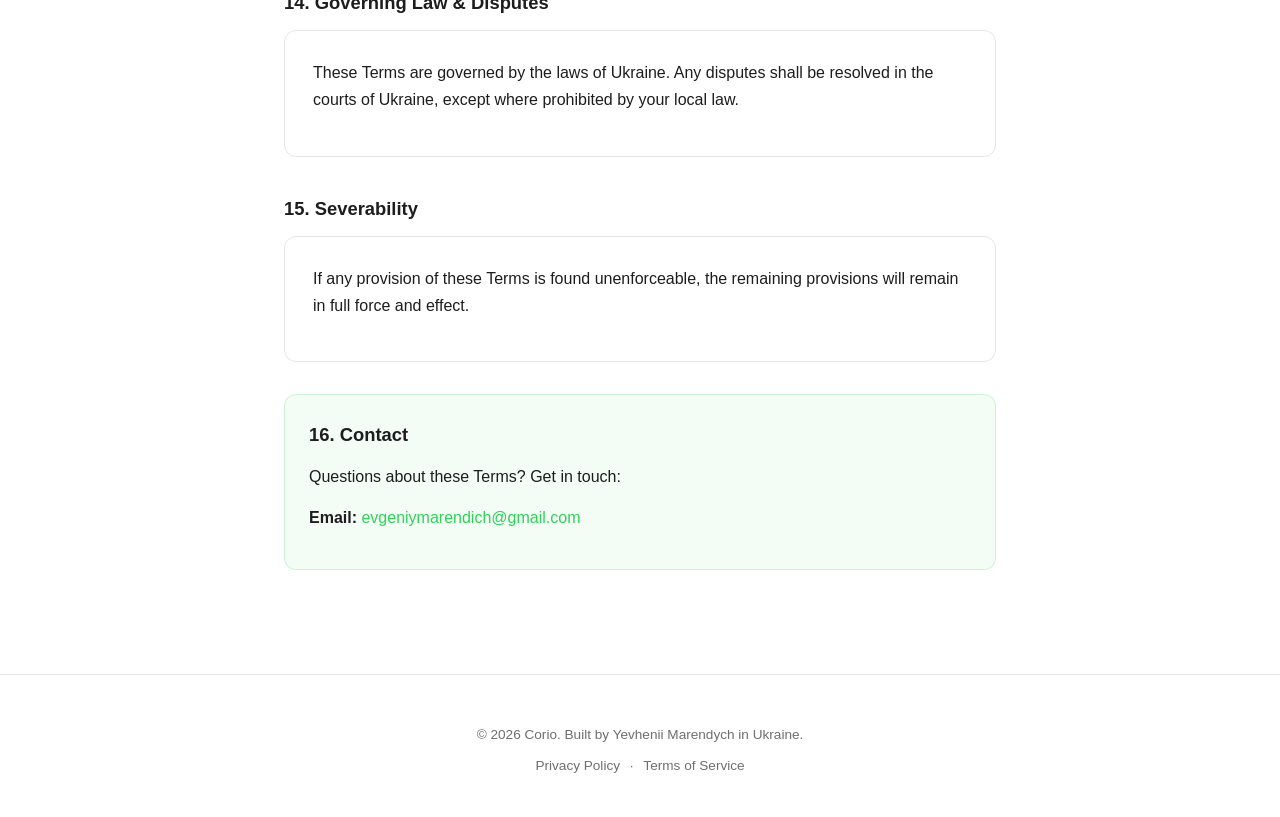
<file: terms.html>
<!DOCTYPE html>
<html lang="en">
<head>
  <meta charset="UTF-8" />
  <meta name="viewport" content="width=device-width, initial-scale=1.0" />
  <title>Corio — Terms of Service</title>
  <meta name="description" content="Terms of Service for Corio, an iOS running and recovery tracking app." />
  <link rel="stylesheet" href="assets/shared.css" />
</head>
<body>
  <header class="site-header">
    <a class="logo" href="/">CORIO</a>
    <nav class="site-nav">
      <a href="/">Home</a>
      <a href="privacy.html">Privacy</a>
      <a href="terms.html" class="active">Terms</a>
      <a href="mailto:evgeniymarendich@gmail.com">Contact</a>
    </nav>
  </header>

  <main class="container">
    <h1>Terms of Service</h1>
    <div class="app-badge">CORIO</div>
    <p class="updated">Effective: April 25, 2026</p>

    <div class="card">
      <p>
        Welcome to Corio. These Terms of Service ("Terms") govern your use of the Corio mobile application
        ("Corio", "the app", "we", "our", or "us"). By downloading, installing, or using Corio, you agree
        to be bound by these Terms. If you do not agree, do not use the app.
      </p>
    </div>

    <h2>1. Description of Service</h2>
    <div class="card">
      <p>
        Corio is an iOS application that helps runners track workouts and analyze recovery data sourced
        from wearable devices (Oura Ring, WHOOP, Apple Watch) and Apple HealthKit. The app provides
        readiness scores, training analytics, GPS run tracking, and social features.
      </p>
    </div>

    <h2>2. Eligibility</h2>
    <div class="card">
      <p>
        You must be at least 13 years old to use Corio. By using the app, you represent that you meet
        this minimum age requirement and have the legal capacity to enter into these Terms.
      </p>
    </div>

    <h2>3. User Accounts</h2>
    <div class="card">
      <ul>
        <li>You are responsible for maintaining the confidentiality of your account credentials.</li>
        <li>You are responsible for all activities that occur under your account.</li>
        <li>You agree to provide accurate, current, and complete information during registration.</li>
        <li>You may not share your account with others or create accounts on behalf of others.</li>
        <li>Notify us immediately of any unauthorized use of your account.</li>
      </ul>
    </div>

    <h2>4. Acceptable Use</h2>
    <div class="card">
      <p>You agree NOT to:</p>
      <ul>
        <li>Reverse engineer, decompile, or attempt to extract source code from the app.</li>
        <li>Scrape, copy, or harvest data from Corio or its users.</li>
        <li>Use the app for any illegal, fraudulent, or unauthorized purpose.</li>
        <li>Harass, abuse, or harm other users.</li>
        <li>Upload or share content that is offensive, defamatory, or violates the rights of others.</li>
        <li>Interfere with or disrupt the app's servers or networks.</li>
        <li>Attempt to gain unauthorized access to other user accounts or data.</li>
      </ul>
    </div>

    <h2>5. Health &amp; Medical Disclaimer</h2>
    <div class="card">
      <div class="medical-disclaimer">
        <strong>⚠️ Corio is NOT a medical device.</strong>
        <p style="margin-top: 8px; margin-bottom: 0;">
          All data, scores, recommendations, and analyses provided by Corio are for informational and
          educational purposes only. Corio does not diagnose, treat, cure, or prevent any disease or
          medical condition.
        </p>
      </div>
      <p>
        Always consult a qualified healthcare provider before:
      </p>
      <ul>
        <li>Starting a new exercise program</li>
        <li>Making decisions based on biometric data shown in the app</li>
        <li>Interpreting heart rate, HRV, sleep, or readiness metrics</li>
        <li>Using the app if you have any pre-existing medical condition</li>
      </ul>
      <p>
        Use Corio at your own risk. We are not responsible for any injury, illness, or harm resulting
        from your use of the app or reliance on its data.
      </p>
    </div>

    <h2>6. Third-Party Services</h2>
    <div class="card">
      <p>
        Corio integrates with third-party services, including:
      </p>
      <ul>
        <li><strong>Oura Ring API</strong> — to read your readiness, sleep, and HRV data</li>
        <li><strong>WHOOP API</strong> — to read your strain and recovery data</li>
        <li><strong>Apple HealthKit</strong> — to read heart rate, sleep, and workout data</li>
        <li><strong>Supabase</strong> — for secure backend storage and authentication</li>
      </ul>
      <p>
        These services have their own terms and privacy policies. We do not control their availability,
        accuracy, or uptime, and we are not responsible for their actions or data practices. Your use of
        these services through Corio is subject to their respective terms.
      </p>
    </div>

    <h2>7. Intellectual Property</h2>
    <div class="card">
      <p>
        Corio's application code, design, branding, "CORIO" name, and all related materials are the
        property of Yevhenii Marendych and are protected by copyright and trademark laws. You may not
        copy, modify, distribute, or create derivative works without prior written permission.
      </p>
      <p>
        <strong>Your data remains yours.</strong> You retain ownership of all run records, biometric
        data, and personal content you contribute to Corio.
      </p>
    </div>

    <h2>8. User Content License</h2>
    <div class="card">
      <p>
        By using Corio, you grant us a limited, non-exclusive, royalty-free license to store, process,
        and display your data solely for the purpose of providing the app's functionality (e.g.,
        showing your dashboard, syncing across your devices, enabling social features you opt into).
        We do not sell, license, or share your data with third parties for advertising or commercial
        purposes.
      </p>
    </div>

    <h2>9. Subscriptions &amp; In-App Purchases</h2>
    <div class="card">
      <p>
        Corio may offer optional premium features via in-app purchase or subscription through the
        Apple App Store. If you subscribe:
      </p>
      <ul>
        <li>Payment is charged to your Apple ID upon confirmation of purchase.</li>
        <li>Subscriptions auto-renew unless canceled at least 24 hours before the end of the current period.</li>
        <li>Manage and cancel subscriptions in your iOS device's Settings &gt; [your name] &gt; Subscriptions.</li>
        <li>Refunds are handled by Apple per their policies.</li>
      </ul>
    </div>

    <h2>10. Termination</h2>
    <div class="card">
      <p>
        <strong>By you:</strong> You may delete your account at any time via
        <em>Settings → Account → Delete Account</em>. This permanently removes your data from our servers.
      </p>
      <p>
        <strong>By us:</strong> We reserve the right to suspend or terminate your access if you violate
        these Terms, abuse the service, or engage in conduct that harms other users.
      </p>
    </div>

    <h2>11. Limitation of Liability</h2>
    <div class="card">
      <p>
        To the maximum extent permitted by law, Corio and Yevhenii Marendych shall NOT be liable for:
      </p>
      <ul>
        <li>Any injury, illness, or harm resulting from use of the app or reliance on its data.</li>
        <li>Loss of data, run records, or any other content.</li>
        <li>Service interruptions or downtime of Corio or its third-party integrations.</li>
        <li>Indirect, incidental, consequential, or punitive damages.</li>
      </ul>
      <p>
        Corio is provided "as is" and "as available" without warranties of any kind, express or implied.
      </p>
    </div>

    <h2>12. Indemnification</h2>
    <div class="card">
      <p>
        You agree to indemnify and hold harmless Corio and Yevhenii Marendych from any claims, damages,
        losses, or expenses arising from your use of the app, your violation of these Terms, or your
        violation of the rights of any third party.
      </p>
    </div>

    <h2>13. Changes to These Terms</h2>
    <div class="card">
      <p>
        We may update these Terms from time to time. We will notify you of significant changes via an
        in-app notification or email. Continued use of Corio after changes constitutes your acceptance
        of the updated Terms.
      </p>
    </div>

    <h2>14. Governing Law &amp; Disputes</h2>
    <div class="card">
      <p>
        These Terms are governed by the laws of Ukraine. Any disputes shall be resolved in the courts
        of Ukraine, except where prohibited by your local law.
      </p>
    </div>

    <h2>15. Severability</h2>
    <div class="card">
      <p>
        If any provision of these Terms is found unenforceable, the remaining provisions will remain
        in full force and effect.
      </p>
    </div>

    <div class="contact-box">
      <h2 style="margin-top: 0;">16. Contact</h2>
      <p>
        Questions about these Terms? Get in touch:
      </p>
      <p>
        <strong>Email:</strong> <a href="mailto:evgeniymarendich@gmail.com">evgeniymarendich@gmail.com</a>
      </p>
    </div>
  </main>

  <footer class="site-footer">
    <p>&copy; 2026 Corio. Built by Yevhenii Marendych in Ukraine.</p>
    <p>
      <a href="privacy.html">Privacy Policy</a> ·
      <a href="terms.html">Terms of Service</a>
    </p>
  </footer>
</body>
</html>
</file>
<file: assets/shared.css>
/* === Forma marketing site shared styles === */
* { box-sizing: border-box; margin: 0; padding: 0; }

:root {
  --primary: #30D158;
  --bg: #ffffff;
  --bg-soft: #fafafa;
  --card: #ffffff;
  --text: #1d1d1f;
  --text-secondary: #6e6e73;
  --border-color: #e5e5ea;
  --border-radius-card: 12px;
}

html, body { background: var(--bg); }

body {
  font-family: -apple-system, BlinkMacSystemFont, 'Segoe UI', sans-serif;
  color: var(--text);
  line-height: 1.7;
  -webkit-font-smoothing: antialiased;
}

/* === Layout === */
.container { max-width: 760px; margin: 0 auto; padding: 24px; }
.container--wide { max-width: 1040px; }

/* === Header === */
header.site-header {
  display: flex;
  justify-content: space-between;
  align-items: center;
  padding: 18px 32px;
  border-bottom: 1px solid var(--border-color);
  background: var(--bg);
  position: sticky;
  top: 0;
  z-index: 10;
  backdrop-filter: blur(12px);
  -webkit-backdrop-filter: blur(12px);
}

.logo {
  font-weight: 800;
  font-size: 1.25rem;
  letter-spacing: 0.5px;
  color: var(--text);
  text-decoration: none;
  display: inline-flex;
  align-items: center;
}
.logo::after {
  content: '';
  display: inline-block;
  width: 6px;
  height: 6px;
  background: var(--primary);
  border-radius: 50%;
  margin-left: 6px;
}

nav.site-nav {
  display: flex;
  align-items: center;
}
nav.site-nav a {
  margin-left: 28px;
  font-size: 0.92rem;
  font-weight: 500;
  color: var(--text-secondary);
  text-decoration: none;
  transition: color 0.15s ease;
}
nav.site-nav a:hover { color: var(--text); }
nav.site-nav a.active { color: var(--text); }

/* === Footer === */
footer.site-footer {
  text-align: center;
  font-size: 0.85rem;
  color: var(--text-secondary);
  padding: 48px 24px 32px;
  border-top: 1px solid var(--border-color);
  margin-top: 80px;
}
footer.site-footer p { margin-bottom: 8px; }
footer.site-footer a {
  color: var(--text-secondary);
  margin: 0 6px;
  text-decoration: none;
}
footer.site-footer a:hover { color: var(--text); }

/* === Typography === */
h1 { font-size: 2rem; font-weight: 700; margin-bottom: 8px; letter-spacing: -0.01em; }
h2 { font-size: 1.15rem; font-weight: 600; margin-top: 36px; margin-bottom: 12px; color: var(--text); }
h3 { font-size: 1rem; font-weight: 600; margin-bottom: 8px; }
p { margin-bottom: 14px; }
ul { padding-left: 20px; margin-bottom: 14px; }
li { margin-bottom: 6px; }
a { color: var(--primary); text-decoration: none; }
a:hover { text-decoration: underline; }

/* === Components (used by privacy/terms) === */
.card {
  background: var(--card);
  border: 1px solid var(--border-color);
  border-radius: var(--border-radius-card);
  padding: 28px;
  margin-bottom: 16px;
}
.app-badge {
  display: inline-block;
  background: var(--primary);
  color: white;
  font-size: 0.75rem;
  font-weight: 600;
  padding: 3px 10px;
  border-radius: 20px;
  margin-bottom: 24px;
  letter-spacing: 0.5px;
}
.contact-box {
  background: rgba(48, 209, 88, 0.06);
  border: 1px solid rgba(48, 209, 88, 0.2);
  border-radius: var(--border-radius-card);
  padding: 24px;
  margin-top: 32px;
}
.updated {
  font-size: 0.85rem;
  color: var(--text-secondary);
  margin-bottom: 40px;
}
.medical-disclaimer {
  background: rgba(255, 159, 10, 0.07);
  border: 1px solid rgba(255, 159, 10, 0.25);
  border-left: 4px solid #FF9F0A;
  border-radius: 8px;
  padding: 18px 22px;
  margin: 14px 0;
}
.medical-disclaimer strong { color: #B25700; }

/* === Mobile === */
@media (max-width: 640px) {
  .container { padding: 16px; }
  header.site-header { padding: 14px 18px; }
  nav.site-nav a { margin-left: 14px; font-size: 0.85rem; }
  h1 { font-size: 1.6rem; }
  footer.site-footer { padding: 32px 16px 24px; margin-top: 48px; }
}

@media (max-width: 480px) {
  nav.site-nav a:nth-child(4) { display: none; } /* hide Contact, keep email in footer */
}
</file>
